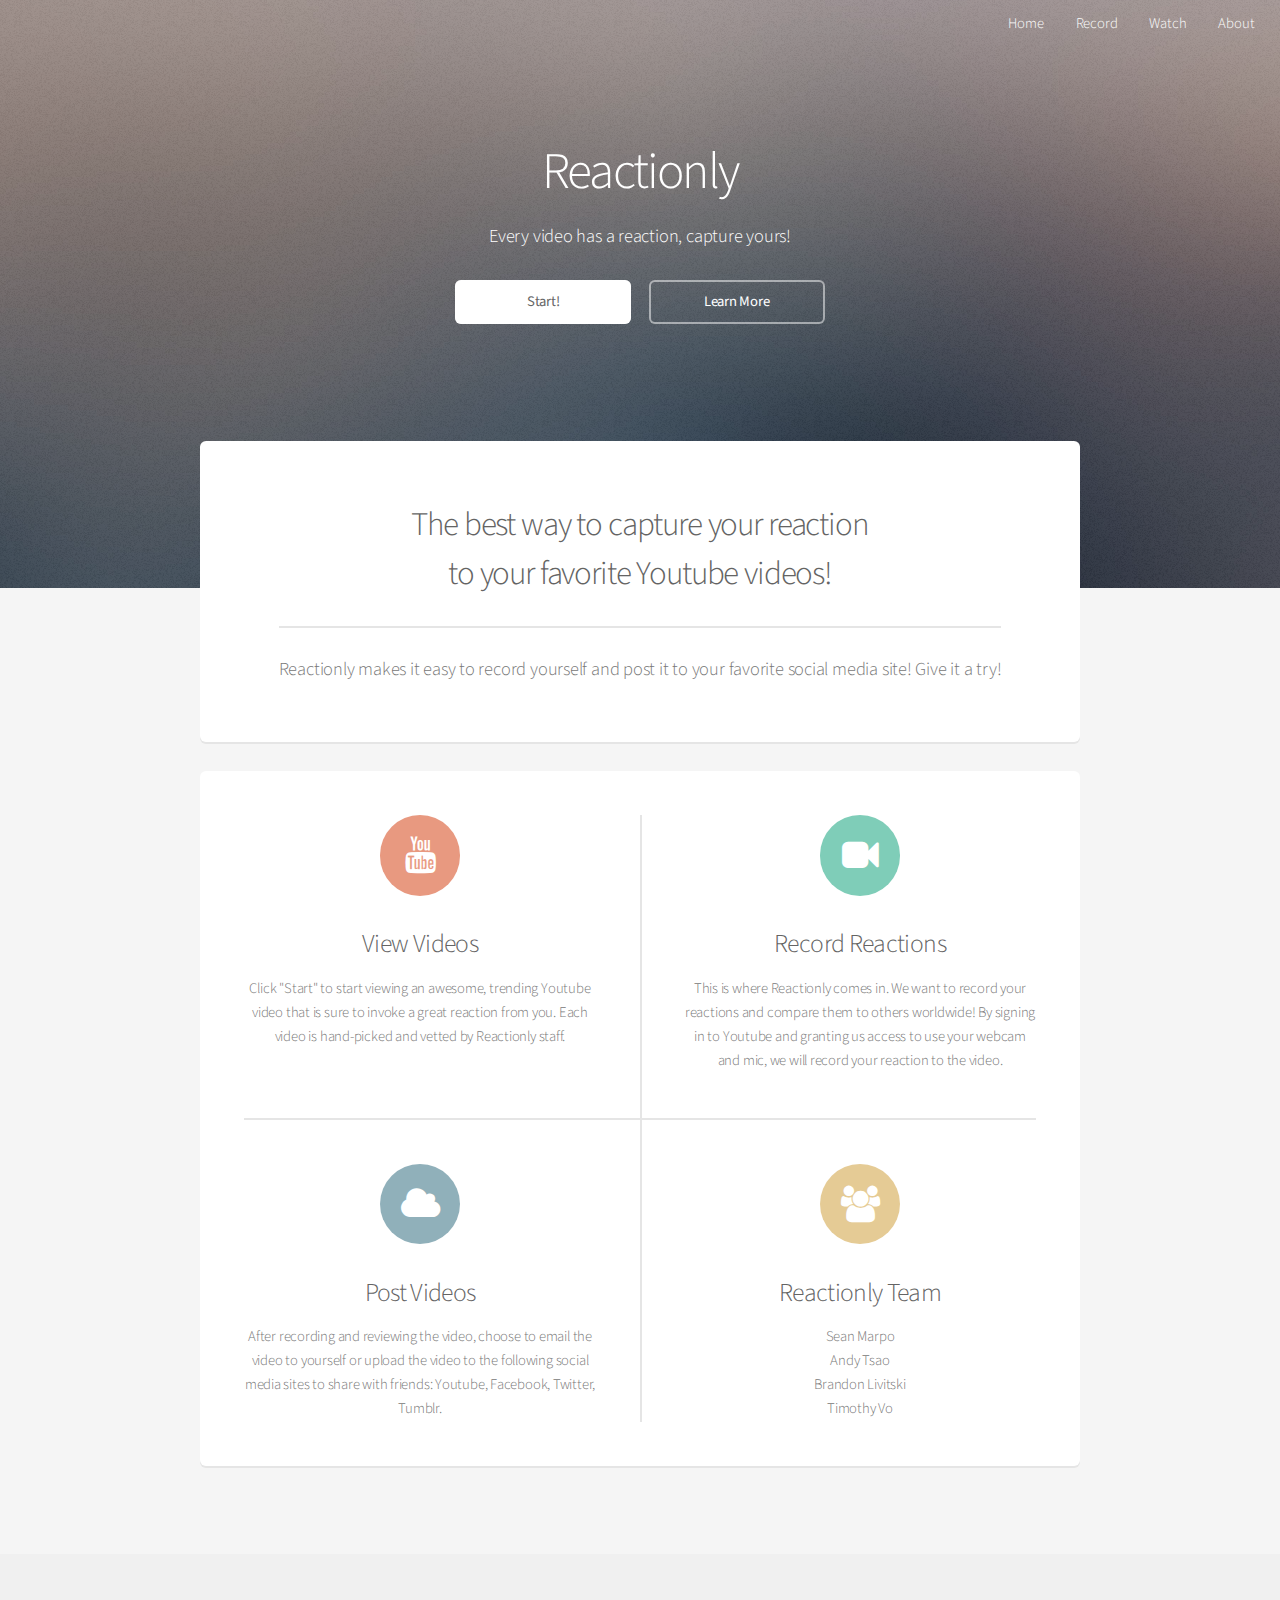
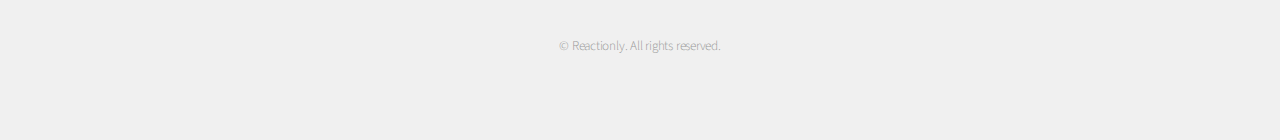
<file: html/index.html>
<!DOCTYPE HTML>
<html>
	<head>
		<title>Reactionly</title>
		<meta http-equiv="content-type" content="text/html; charset=utf-8" />
		<meta name="description" content="" />
		<meta name="keywords" content="" />
		<script src="js/jquery.min.js"></script>
		<script src="js/jquery.dropotron.min.js"></script>
		<script src="js/jquery.scrollgress.min.js"></script>
		<script src="js/skel.min.js"></script>
		<script src="js/skel-layers.min.js"></script>
		<script src="js/init.js"></script>
		<noscript>
			<link rel="stylesheet" href="css/skel.css" />
			<link rel="stylesheet" href="css/style.css" />
			<link rel="stylesheet" href="css/style-wide.css" />
		</noscript>
	</head>
	<body class="landing">
	<div id="fb-root"></div>
		<!-- Header -->
			<header id="header" class="alt">
				<nav id="nav">
					<ul>
						<li><a href="index.html">Home</a></li>
                        <li><a href="reactionly.html">Record</a></li>
                        <li><a href="watch.html">Watch</a></li>
                        <li><a href="about.html">About</a></li>
					</ul>
				</nav>
			</header>

		<!-- Banner -->
			<section id="banner">
				<h2>Reactionly</h2>
				<p>Every video has a reaction, capture yours!</p>
				<ul class="actions">
					<li><a href="reactionly.html" class="button special">Start!</a></li>
					<li><a href="#" class="button" onclick="scroll()">Learn More</a></li>
				</ul>
			</section>

		<!-- Main -->
			<section id="main" class="container">

				<section class="box special">
					<header class="major">
						<h2>The best way to capture your reaction
						<br />
						to your favorite Youtube videos!</h2>
						<p>Reactionly makes it easy to record yourself and post it to your
						favorite social media site! Give it a try!</p>
					</header>
				</section>

				<section id="reactionly_info" class="box special features">
					<div class="features-row">
						<section>
							<span class="icon major fa-youtube accent2"></span>
							<h3>View Videos</h3>
							<p>Click "Start" to start viewing an awesome, trending Youtube video that is sure to invoke a great reaction from you. Each video is hand-picked and vetted by Reactionly staff.</p>
						</section>
						<section>
							<span class="icon major fa-video-camera accent3"></span>
							<h3>Record Reactions</h3>
							<p>This is where Reactionly comes in. We want to record your reactions and compare them to others worldwide! By signing in to Youtube and granting us access to use your webcam and mic, we will record your reaction to the video.</p>
						</section>
					</div>
					<div class="features-row">
						<section>
							<span class="icon major fa-cloud accent4"></span>
							<h3>Post Videos</h3>
							<p>After recording and reviewing the video, choose to email the video to yourself or upload the video to the following social media sites to share with friends: Youtube, Facebook, Twitter, Tumblr.</p>
						</section>
						<section>
							<span class="icon major fa-group accent5"></span>
							<h3>Reactionly Team</h3>
							<p>Sean Marpo<br>Andy Tsao<br>Brandon Livitski<br>Timothy Vo</p>
						</section>
					</div>
				</section>
			</section>

		<!-- Footer -->
			<footer id="footer">
				<ul class="copyright">
					<li>&copy; Reactionly. All rights reserved.</li>
				</ul>
			</footer>
	</body>
</html>
</file>
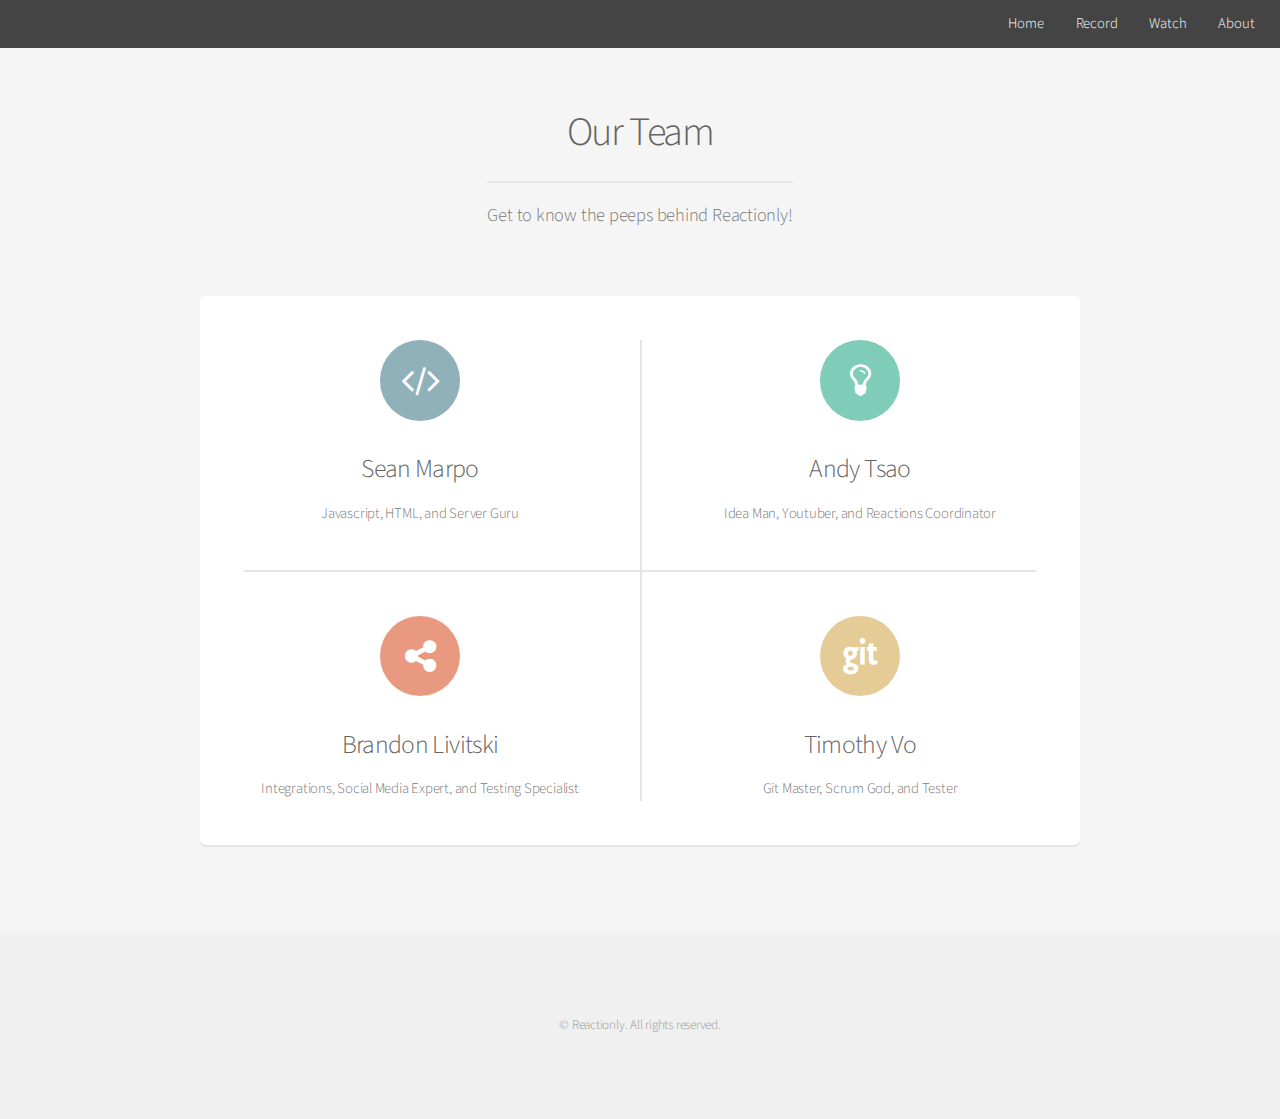
<file: html/about.html>
<!DOCTYPE HTML>
<html>
    <head>
        <title>Reactionly - About</title>
        <meta http-equiv="content-type" content="text/html; charset=utf-8" />
        <meta name="description" content="" />
        <meta name="keywords" content="" />
        <script src="js/jquery.min.js"></script>
        <script src="js/jquery.dropotron.min.js"></script>
        <script src="js/jquery.scrollgress.min.js"></script>
        <script src="js/skel.min.js"></script>
        <script src="js/skel-layers.min.js"></script>
        <script src="js/init.js"></script>
        <noscript>
            <link rel="stylesheet" href="css/skel.css" />
            <link rel="stylesheet" href="css/style.css" />
            <link rel="stylesheet" href="css/style-wide.css" />
        </noscript>
    </head>
    <body style="width:100%;">
        <!-- Header -->
            <header id="header" class="skel-layers-fixed">
                <nav id="nav">
                    <ul>
                        <li><a href="index.html">Home</a></li>
                        <li><a href="reactionly.html">Record</a></li>
                        <li><a href="watch.html">Watch</a></li>
                        <li><a href="about.html">About</a></li>
                    </ul>
                </nav>
            </header>

        <!-- Main -->
            <section id="main" class="container">

            <header>
                <h2>Our Team</h2>
                <p>Get to know the peeps behind Reactionly!</p>
            </header>

            <section id="reactionly_info" class="box special features">
                <div class="features-row">
                    <section>
                        <span class="icon major fa-code accent4"></span>
                        <h3>Sean Marpo</h3>
                        <p>Javascript, HTML, and Server Guru</p>
                    </section>
                    <section>
                        <span class="icon major fa-lightbulb-o accent3"></span>
                        <h3>Andy Tsao</h3>
                        <p>Idea Man, Youtuber, and Reactions Coordinator</p>
                    </section>
                </div>
                <div class="features-row">
                    <section>
                        <span class="icon major fa-share-alt accent2"></span>
                        <h3>Brandon Livitski</h3>
                        <p>Integrations, Social Media Expert, and Testing Specialist</p>
                    </section>
                    <section>
                        <span class="icon major fa-git accent5"></span>
                        <h3>Timothy Vo</h3>
                        <p>Git Master, Scrum God, and Tester</p>
                    </section>
                </div>
            </section>

            </section>

        <!-- Footer -->
            <footer id="footer">
                <ul class="copyright">
                    <li>&copy; Reactionly. All rights reserved.</li>
                </ul>
            </footer>

    </body>
</html>
</file>
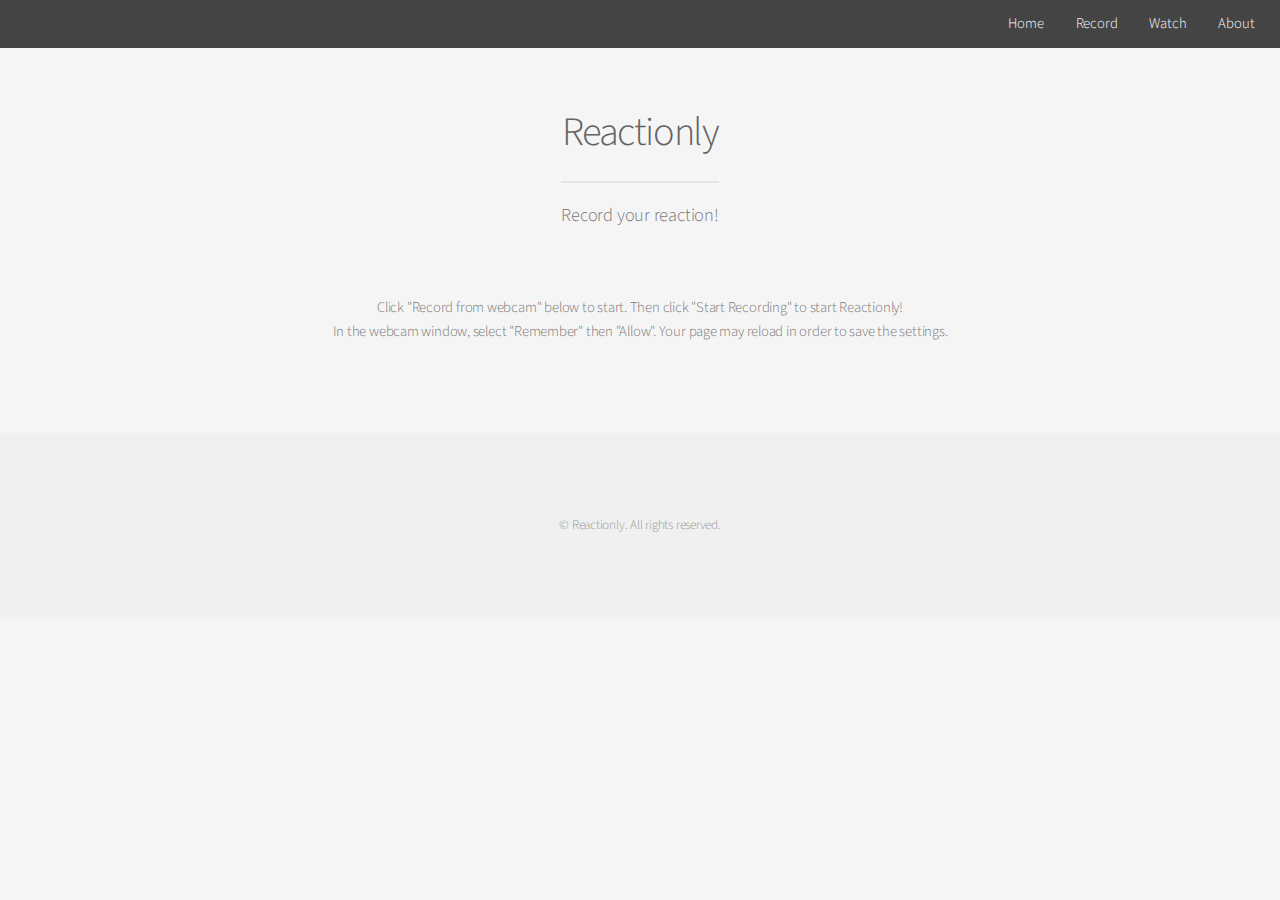
<file: html/reactionly.html>
<!DOCTYPE HTML>
<html>
	<head>
		<title>Reactionly - Record</title>
		<meta http-equiv="content-type" content="text/html; charset=utf-8" />
		<meta name="description" content="" />
		<meta name="keywords" content="" />
		<script src="js/jquery.min.js"></script>
		<script src="js/jquery.dropotron.min.js"></script>
		<script src="js/jquery.scrollgress.min.js"></script>
		<script src="js/skel.min.js"></script>
		<script src="js/skel-layers.min.js"></script>
		<script src="js/init.js"></script>
        <script type="text/javascript" src="js/reactionly.js"></script>
        <link href="css/reactionly.css" rel="stylesheet" type="text/css">
		<noscript>
            <link rel="stylesheet" href="css/skel.css" />
			<link rel="stylesheet" href="css/style.css" />
			<link rel="stylesheet" href="css/style-wide.css" />
			<link rel="stylesheet" href="//maxcdn.bootstrapcdn.com/font-awesome/4.3.0/css/font-awesome.min.css">
            <link rel="stylesheet" href="css/reactionly.css" />
		</noscript>
	</head>
	<body>

    <!-- Facebook SDK -->
    <div id="fb-root"></div>

		<!-- Header -->
			<header id="header" class="skel-layers-fixed">
				<nav id="nav">
					<ul>
						<li><a href="index.html">Home</a></li>
                        <li><a href="reactionly.html">Record</a></li>
                        <li><a href="watch.html">Watch</a></li>
                        <li><a href="about.html">About</a></li>
					</ul>
				</nav>
			</header>

		<!-- Main -->
			<section id="main" class="container">

            <header>
                <h2>Reactionly</h2>
                <p>Record your reaction!</p>
            </header>

			<center>
            <div id="reload" class="hide">
                <button type="button" onclick="location.reload()">Load another reaction?</button>
                <br><br>
            </div>
			<div id="reaction"></div>
			<div id="player"></div>
            <p id="help">
                Click "Record from webcam" below to start. Then click "Start Recording" to start Reactionly!<br>In the webcam window, select "Remember" then "Allow". Your page may reload in order to save the settings.
            </p>
            <p id="afterHelp" class="hide">
                Click "Stop Recording" when you're finished. Then click "Continue" to upload your finished product to Youtube for the world to see!
            </p>
            <div id="widget"></div>
            <div id="share" class="hide">
            	<h3>
            	Click to share your video!
            	</h3>

				<a id="google" class="fa fa-google-plus-square fa-4x animated-hover"></a>
				<a id="facebook" class="fa fa-facebook-square fa-4x animated-hover" href="#"></a>
				<a id="tumblr" class="fa fa-tumblr-square fa-4x animated-hover" href="#"></a>
				<a id="twitter" class="fa fa-twitter-square fa-4x animated-hover"></a>
				<a id ="youtube" class="fa fa-youtube-square fa-4x animated-hover" href="#"></a>
				<a id="pinterest" class="fa fa-pinterest-square fa-4x animated-hover"></a>
				<a id="reddit" class="fa fa-reddit-square fa-4x animated-hover"></a>
            </div>
            </center>
			</section>

		<!-- Footer -->
			<footer id="footer">
				<ul class="copyright">
					<li>&copy; Reactionly. All rights reserved.</li>
				</ul>
			</footer>
	</body>
</html>
</file>
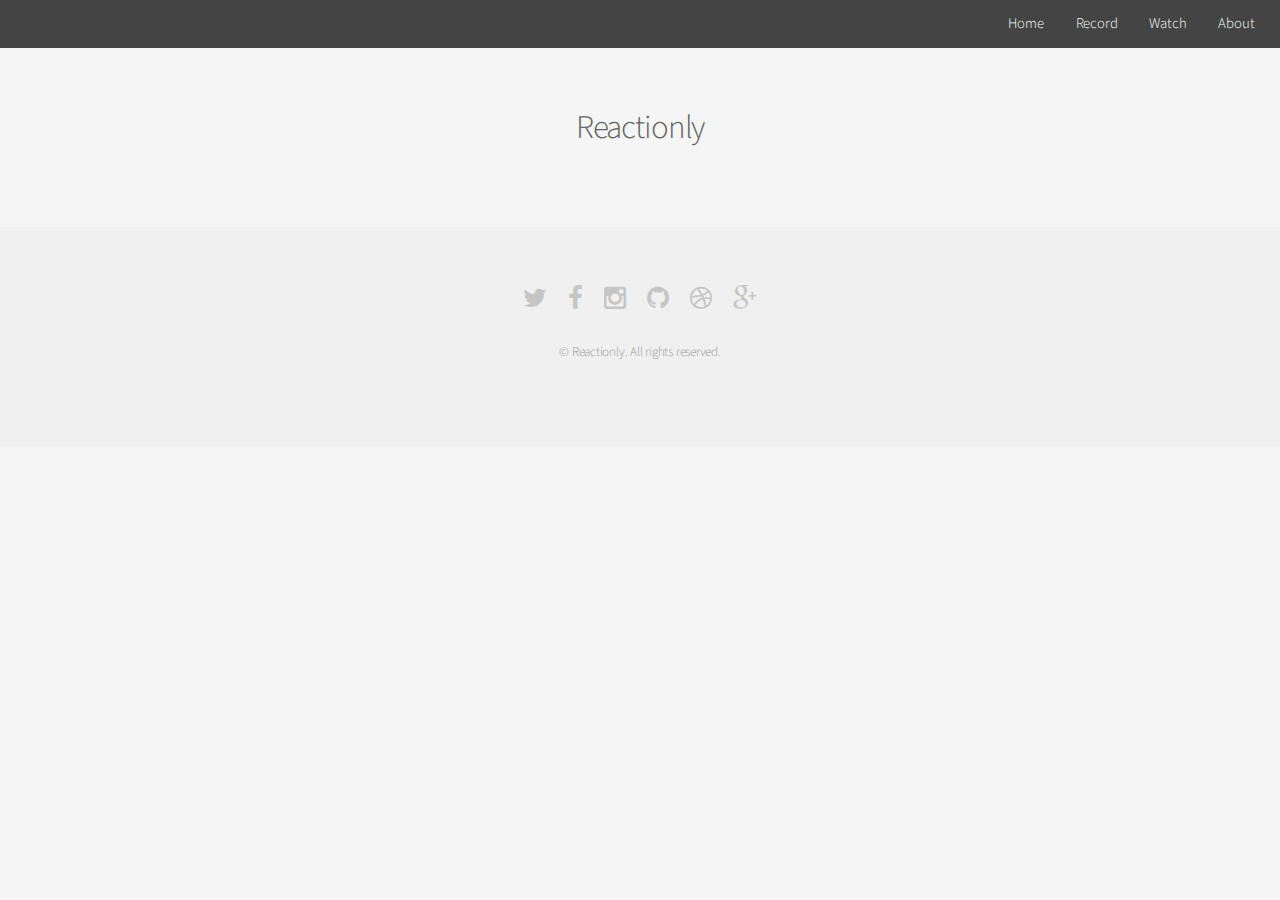
<file: html/start.html>
<!DOCTYPE HTML>
<html>
	<head>
		<title>Reactionly - Recorder</title>
		<meta http-equiv="content-type" content="text/html; charset=utf-8" />
		<meta name="description" content="" />
		<meta name="keywords" content="" />
		<script src="js/jquery.min.js"></script>
		<script src="js/jquery.dropotron.min.js"></script>
		<script src="js/jquery.scrollgress.min.js"></script>
		<script src="js/skel.min.js"></script>
		<script src="js/skel-layers.min.js"></script>
		<script src="js/init.js"></script>
        <script type="text/javascript" src="js/reactionly.js"></script>
        <link href="css/reactionly.css" rel="stylesheet" type="text/css">
		<noscript>
            <link rel="stylesheet" href="css/skel.css" />
			<link rel="stylesheet" href="css/style.css" />
			<link rel="stylesheet" href="css/style-wide.css" />
			<link rel="stylesheet" href="//maxcdn.bootstrapcdn.com/font-awesome/4.3.0/css/font-awesome.min.css">
            <link rel="stylesheet" href="css/reactionly.css" />
		</noscript>
	</head>
	<body>

    <!-- Facebook SDK -->
    <div id="fb-root"></div>

		<!-- Header -->
			<header id="header" class="skel-layers-fixed">
				<nav id="nav">
					<ul>
						<li><a href="index.html">Home</a></li>
                        <li><a href="start.html">Record</a></li>
                        <li><a href="reactions.html">Watch</a></li>
                        <li><a href="#">About</a></li>
					</ul>
				</nav>
			</header>

		<!-- Main -->
			<section id="main" class="container">
			<center><h2>Reactionly</h2>
			<div id="reaction"></div>
			<div id="player"></div>
            <div id="widget"></div>
            <div id="share" class="hide">
            	<h3>
            	Click to share your video!
            	</h3>

				<a id="google" class="fa fa-google-plus-square fa-4x animated-hover"></a>
				<a id="facebook" class="fa fa-facebook-square fa-4x animated-hover" href="#"></a>
				<a id="tumblr" class="fa fa-tumblr-square fa-4x animated-hover" href="#"></a>
				<a id="twitter" class="fa fa-twitter-square fa-4x animated-hover"></a>
				<a id ="youtube" class="fa fa-youtube-square fa-4x animated-hover" href="#"></a>
				<a id="pinterest" class="fa fa-pinterest-square fa-4x animated-hover"></a>
				<a id="reddit" class="fa fa-reddit-square fa-4x animated-hover"></a>
            </div>
            </center>
			</section>

		<!-- Footer -->
			<footer id="footer">
				<ul class="icons">
					<li><a href="#" class="icon fa-twitter"><span class="label">Twitter</span></a></li>
					<li><a href="#" class="icon fa-facebook"><span class="label">Facebook</span></a></li>
					<li><a href="#" class="icon fa-instagram"><span class="label">Instagram</span></a></li>
					<li><a href="#" class="icon fa-github"><span class="label">Github</span></a></li>
					<li><a href="#" class="icon fa-dribbble"><span class="label">Dribbble</span></a></li>
					<li><a href="#" class="icon fa-google-plus"><span class="label">Google+</span></a></li>
				</ul>
				<ul class="copyright">
					<li>&copy; Reactionly. All rights reserved.</li>
				</ul>
			</footer>


            <script src="http://platform.tumblr.com/v1/share.js"></script>
	</body>
</html>
</file>
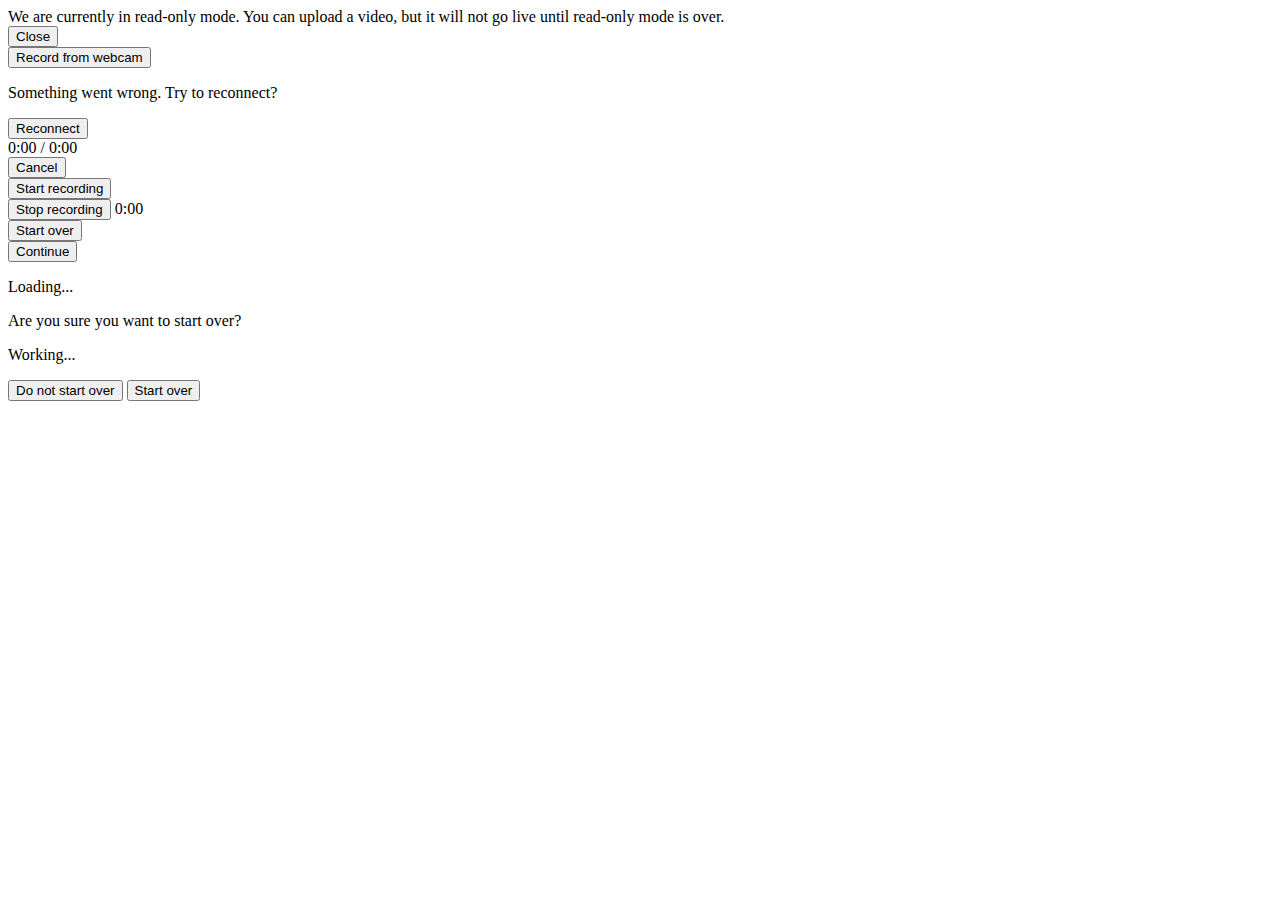
<file: html/upload_embed.html>
<!DOCTYPE html>
  <html lang="en" dir="ltr" >

<head>
  <title>YouTube Embedded Uploader</title>
    <link rel="stylesheet" href="//s.ytimg.com/yts/cssbin/www-upload_embed-2x-webp-vflfW022N.css" name="www-upload_embed">

      <link rel="stylesheet" href="//s.ytimg.com/yts/cssbin/www-core-2x-webp-vflYn3eh2.css" name="www-core">

  <script>var ytcsi = {gt: function(n) {n = (n || '') + 'data_';return ytcsi[n] || (ytcsi[n] = {tick: {},span: {},info: {}});},tick: function(l, t, n) {ytcsi.gt(n).tick[l] = t || +new Date();},span: function(l, s, e, n) {ytcsi.gt(n).span[l] = (e ? e : +new Date()) - ytcsi.gt(n).tick[s];},setSpan: function(l, s, n) {ytcsi.gt(n).span[l] = s;},info: function(k, v, n) {ytcsi.gt(n).info[k] = v;},setStart: function(s, t, n) {ytcsi.info('yt_sts', s, n);ytcsi.tick('_start', t, n);}};(function(w, d) {ytcsi.perf = w.performance || w.mozPerformance ||w.msPerformance || w.webkitPerformance;ytcsi.setStart('dhs', ytcsi.perf ? ytcsi.perf.timing.responseStart : null);var isPrerender = (d.visibilityState || d.webkitVisibilityState) == 'prerender';var vName = d.webkitVisibilityState ? 'webkitvisibilitychange' : 'visibilitychange';if (isPrerender) {ytcsi.info('prerender', 1);var startTick = function() {ytcsi.setStart('dhs');d.removeEventListener(vName, startTick);};d.addEventListener(vName, startTick, false);}if (d.addEventListener) {d.addEventListener(vName, function() {ytcsi.tick('vc');}, false);}})(window, document);</script>
</head>



  <body id="" class="date-20150309 en_US ltr upload-embed-page    site-center-aligned site-as-giant-card  not-yt-legacy-css webkit webkit-537" dir="ltr">

    <div id="embed-frame">
    <div class="widget-start-screen">
      <div id="widget-username-display"></div>
      <div class="read-only-alert">
        <div class="yt-alert yt-alert-default yt-alert-info  ">  <div class="yt-alert-icon">
    <span class="icon master-sprite yt-sprite"></span>
  </div>
<div class="yt-alert-content" role="alert">    <div class="yt-alert-message">
            We are currently in read-only mode. You can upload a video, but it will not go live until read-only mode is over.
    </div>
</div><div class="yt-alert-buttons"><button class="yt-uix-button yt-uix-button-size-default yt-uix-button-close close yt-uix-close" type="button" onclick=";return false;" aria-label="Close" data-close-parent-class="yt-alert"><span class="yt-uix-button-content">Close</span></button></div></div>
      </div>
      <button class="yt-uix-button yt-uix-button-size-default yt-uix-button-dark" type="button" onclick=";return false;" id="webcam-button"><span class="yt-uix-button-content">Record from webcam</span></button>
    </div>
      <div id="webcam-app">
    <div class="webcam-player">
      <div id="webcam-aspect-ratio"></div>
      <div id="reconnect-prompt">
        <p>Something went wrong. Try to reconnect?</p>
        <button class="yt-uix-button yt-uix-button-size-default yt-uix-button-dark" type="button" onclick=";return false;" id="reconnect-button"><span class="yt-uix-button-content">Reconnect</span></button>
      </div>
      <div id="failure-message"> </div>
      <div id="webcam-screen-container"></div>
    </div>
    <div class="webcam-volume-container">
      <div class="webcam-volume-meter">
        <div id="webcam-volume-level"></div>
      </div>
      <div class="webcam-volume-icon"></div>
    </div>
    <div class="webcam-video-footer">
      <div class="webcam-video-controls">
        <div class="webcam-timer-container">
          <div id="playback-button" class="webcam-play-button play" role="button"></div>
          <span id="webcam-timer">
            <span class="current-time">0:00</span><span> / </span><span class="duration-time">0:00</span>
          </span>
        </div>
      </div>
      <div class="webcam-buttons">
        <button class="yt-uix-button yt-uix-button-size-default yt-uix-button-dark" type="button" onclick=";return false;" id="webcam-cancel-button"><span class="yt-uix-button-content">Cancel</span></button>
        <div class="webcam-recording-state">
          <button class="yt-uix-button yt-uix-button-size-default yt-uix-button-dark yt-uix-button-has-icon webcam-record-button" type="button" onclick=";return false;" id="record-button"><span class="yt-uix-button-icon-wrapper"><span class="yt-uix-button-icon yt-uix-button-icon-upload yt-sprite"></span></span><span class="yt-uix-button-content">Start recording</span></button>
        </div>
        <div id="stop-button-container" class="webcam-recording-state">
          <button class="yt-uix-button yt-uix-button-size-default yt-uix-button-dark yt-uix-button-has-icon webcam-stop-button" type="button" onclick=";return false;" id="stop-button"><span class="yt-uix-button-icon-wrapper"><span class="yt-uix-button-icon yt-uix-button-icon-upload yt-sprite"></span></span><span class="yt-uix-button-content">Stop recording</span></button>
          <span class="recording-time">0:00</span>
        </div>
        <div class="webcam-recording-state">
          <button class="yt-uix-button yt-uix-button-size-default yt-uix-button-dark yt-uix-button-has-icon webcam-start-over-button" type="button" onclick=";return false;" id="start-over-button"><span class="yt-uix-button-icon-wrapper"><span class="yt-uix-button-icon yt-uix-button-icon-upload yt-sprite"></span></span><span class="yt-uix-button-content">Start over</span></button>
        </div>
        <button class="yt-uix-button yt-uix-button-size-default yt-uix-button-primary" type="button" onclick=";return false;" id="webcam-publish-button"><span class="yt-uix-button-content">Continue</span></button>
        <div id="confirm-start-over-dialog">
            <div class="yt-dialog hid " role="dialog">
    <div class="yt-dialog-base">
      <span class="yt-dialog-align"></span>
      <div class="yt-dialog-fg">
        <div class="yt-dialog-fg-content">
          <div class="yt-dialog-loading">
              <div class="yt-dialog-waiting-content">
      
  <p class="yt-spinner ">
        
  <span class="yt-spinner-img  yt-sprite" title="Loading icon"></span>

    <span class="yt-spinner-message">
Loading...
    </span>
  </p>

  </div>

          </div>
          <div class="yt-dialog-content">
            Are you sure you want to start over?

          </div>
          <div class="yt-dialog-working">
              <div class="yt-dialog-working-overlay"></div>
  <div class="yt-dialog-working-bubble">
    <div class="yt-dialog-waiting-content">
        
  <p class="yt-spinner ">
        
  <span class="yt-spinner-img  yt-sprite" title="Loading icon"></span>

    <span class="yt-spinner-message">
        Working...
    </span>
  </p>

      </div>
  </div>

          </div>
<div class="yt-dialog-footer">    <button class="yt-uix-button yt-uix-button-size-default yt-uix-button-default   yt-dialog-dismiss" type="button" onclick=";return false;"><span class="yt-uix-button-content">Do not start over</span></button>
    <button class="yt-uix-button yt-uix-button-size-default yt-uix-button-primary   yt-dialog-dismiss" type="button" onclick=";return false;" data-action="save"><span class="yt-uix-button-content">Start over</span></button>
</div>        </div>
        <div class="yt-dialog-focus-trap" tabindex="0"></div>
      </div>
    </div>
  </div>

        </div>
      </div>
    </div>
  </div>

  </div>

    <script src="//s.ytimg.com/yts/jsbin/www-upload_embed-vfl8vb8Ei/www-upload_embed.js" type="text/javascript" name="www-upload_embed/www-upload_embed"></script>

  <script>
      yt.setMsg('RECORD_CONFIRMATION', "The website at $domain would like to use your webcam to upload to YouTube.");
      yt.setConfig({
        'apiaryFeedbackClientId': "youtube_embedded_uploads:87791224.1:yGkcjA",
        'apiaryFeedbackUrls': {"\/\/www-googleapis-staging.sandbox.google.com\/videofeedback\/v1\/feedback":0.001,"\/\/www.googleapis.com\/videofeedback\/v1\/feedback":0.999},
        'CREATOR_CONTEXT': "U",
        'frontendUploadIdBase': "c05c8b3e-9917-4621-8136-5dcdb4f91e38"
      });

        yt.setMsg({
    'REGISTRATION_STATUS_FAILED': 'The upload has failed. Please <a href=\"\/\/support.google.com\/youtube\/answer\/166815?hl=en\" target=\"_blank\">follow these steps<\/a> and upload the file again.',
    'REGISTRATION_STATUS_FAILED_USER_EMAIL_NOT_CONFIRMED': 'The upload has failed because your email address has not been confirmed.',
    'REGISTRATION_STATUS_FAILED_UPLOAD_FORBIDDEN': 'You are currently not allowed to upload.'
  });

      yt.www.upload.EmbeddedUploader.setDateTimeConfig({"weekendRange":[6,5],"months":["January","February","March","April","May","June","July","August","September","October","November","December"],"shortWeekdays":["Sun","Mon","Tue","Wed","Thu","Fri","Sat"],"formatShortDate":"MMM d, yyyy","formatLongDate":"MMMM d, yyyy h:mm a","shortMonths":["Jan","Feb","Mar","Apr","May","Jun","Jul","Aug","Sep","Oct","Nov","Dec"],"formatLongDateOnly":"MMMM d, yyyy","amPms":["AM","PM"],"formatWeekdayShortTime":"EE h:mm a","firstWeekCutoffDay":3,"weekdays":["Sunday","Monday","Tuesday","Wednesday","Thursday","Friday","Saturday"],"firstDayOfWeek":0,"formatShortTime":"h:mm a","dateFormats":["MMMM d, yyyy h:mm a","MMMM d, yyyy","MMM d, yyyy","MMM d, yyyy"]});
      var uploader = new yt.www.upload.EmbeddedUploader({"enableJsApi":false,"username":"Sean Marpo","rupioUrl":"https:\/\/www.youtube.com\/upload\/rupio?authuser=0","postMessageOrigin":"*","isReadOnly":false,"sessionIndex":0,"webcamWidth":480,"webcamHeight":360,"loginUrl":"\/upload_embed?action_login=1","defaultVideoCategory":"22","userToken":"L6FZYYL5dQ5cKI0kpMSpMOHQRfZ8MTQyNjY0NDgxM0AxNDI2MDQwMDEz"});
        yt.setConfig({
    'XSRF_TOKEN': "[base64]",
    'XSRF_REDIRECT_TOKEN': "AJJhPwtisBhlU_OJt5oznq0_STF8MTQyNjEyNjQxM0AxNDI2MDQwMDEz",
    'XSRF_FIELD_NAME': "session_token"
  });

  </script>

    <script>
      yt.setMsg('FLASH_UPGRADE', "\u003cdiv class=\"yt-alert yt-alert-default yt-alert-error  yt-alert-player\"\u003e  \u003cdiv class=\"yt-alert-icon\"\u003e\n    \u003cspan class=\"icon master-sprite yt-sprite\"\u003e\u003c\/span\u003e\n  \u003c\/div\u003e\n\u003cdiv class=\"yt-alert-content\" role=\"alert\"\u003e    \u003cdiv class=\"yt-alert-message\"\u003e\n            You need to upgrade your Adobe Flash Player to watch this video. \u003cbr\u003e \u003ca href=\"http:\/\/get.adobe.com\/flashplayer\/\"\u003eDownload it from Adobe.\u003c\/a\u003e\n    \u003c\/div\u003e\n\u003c\/div\u003e\u003cdiv class=\"yt-alert-buttons\"\u003e\u003c\/div\u003e\u003c\/div\u003e");
  yt.setConfig({
    'PLAYER_CONFIG': {"params":{"allowfullscreen":"true","allowscriptaccess":"always","bgcolor":"#000000"},"attrs":{"id":"flash-player"},"url":"https:\/\/s.ytimg.com\/yts\/swfbin\/player-vflrHIGKx\/video_camera.swf","args":{"apiId":"upload_embed","displayMessages":"false"},"url_v9as2":"","min_version":"8.0.0","html5":false}
  });

    yt.flash.embed("webcam-screen-container", yt.getConfig('PLAYER_CONFIG'));
  </script>

</body>
</html>
</file>
<file: html/css/style-wide.css>
/*
	Alpha by HTML5 UP
	html5up.net | @n33co
	Free for personal and commercial use under the CCA 3.0 license (html5up.net/license)
*/

/* Basic */

	body, input, select, textarea {
		font-size: 13pt;
	}

/* Banner */

	#banner {
		padding: 10em 0 18em 0;
	}
</file>
<file: html/css/reactionly.css>
#google, #facebook, #tumblr, #twitter, #youtube, #pinterest, #reddit {
    color: gray;
}

#google:hover {
    color: #dd4b39;
}

#facebook:hover {
    color: #3b5998;
}

#tumblr:hover {
    color: #32506d;
}

#twitter:hover {
    color: #00aced;
}

#youtube:hover {
    color: #bb0000;
}

#pinterest:hover {
    color: #cb2027;
}

#reddit:hover {
    color: #cee3f8;
}
</file>
<file: html/css/skel.css>
/* Resets (http://meyerweb.com/eric/tools/css/reset/ | v2.0 | 20110126 | License: none (public domain)) */

	html,body,div,span,applet,object,iframe,h1,h2,h3,h4,h5,h6,p,blockquote,pre,a,abbr,acronym,address,big,cite,code,del,dfn,em,img,ins,kbd,q,s,samp,small,strike,strong,sub,sup,tt,var,b,u,i,center,dl,dt,dd,ol,ul,li,fieldset,form,label,legend,table,caption,tbody,tfoot,thead,tr,th,td,article,aside,canvas,details,embed,figure,figcaption,footer,header,hgroup,menu,nav,output,ruby,section,summary,time,mark,audio,video{margin:0;padding:0;border:0;font-size:100%;font:inherit;vertical-align:baseline;}article,aside,details,figcaption,figure,footer,header,hgroup,menu,nav,section{display:block;}body{line-height:1;}ol,ul{list-style:none;}blockquote,q{quotes:none;}blockquote:before,blockquote:after,q:before,q:after{content:'';content:none;}table{border-collapse:collapse;border-spacing:0;}body{-webkit-text-size-adjust:none}

/* Box Model */

	*, *:before, *:after {
		-moz-box-sizing: border-box;
		-webkit-box-sizing: border-box;
		box-sizing: border-box;
	}

/* Container */

	.container {
		margin-left: auto;
		margin-right: auto;

		/* width: (containers) */
		width: 60em;
	}

	/* Modifiers */

		/* 125% */
			.container.\31 25\25 {
				width: 100%;

				/* max-width: (containers * 1.25) */
				max-width: 75em;

				/* min-width: (containers) */
				min-width: 60em;
			}

		/* 75% */
			.container.\37 5\25 {

				/* width: (containers * 0.75) */
				width: 45em;

			}

		/* 50% */
			.container.\35 0\25 {

				/* width: (containers * 0.50) */
				width: 30em;

			}

		/* 25% */
			.container.\32 5\25 {

				/* width: (containers * 0.25) */
				width: 15em;

			}

/* Grid */

	.row {
		border-bottom: solid 1px transparent;
	}

	.row > * {
		float: left;
	}

	.row:after, .row:before {
		content: '';
		display: block;
		clear: both;
		height: 0;
	}

	.row.uniform > * > :first-child {
		margin-top: 0;
	}

	.row.uniform > * > :last-child {
		margin-bottom: 0;
	}

	/* Gutters */

		/* Normal */

			.row > * {
				/* padding: (gutters.horizontal) 0 0 (gutters.vertical) */
				padding: 0 0 0 2em;
			}

			.row {
				/* margin: -(gutters.horizontal) 0 -1px -(gutters.vertical) */
				margin: 0 0 -1px -2em;
			}

			.row.uniform > * {
				/* padding: (gutters.vertical) 0 0 (gutters.vertical) */
				padding: 2em 0 0 2em;
			}

			.row.uniform {
				/* margin: -(gutters.vertical) 0 -1px -(gutters.vertical) */
				margin: -2em 0 -1px -2em;
			}

		/* 200% */

			.row.\32 00\25 > * {
				/* padding: (gutters.horizontal) 0 0 (gutters.vertical) */
				padding: 0 0 0 4em;
			}

			.row.\32 00\25 {
				/* margin: -(gutters.horizontal) 0 -1px -(gutters.vertical) */
				margin: 0 0 -1px -4em;
			}

			.row.uniform.\32 00\25 > * {
				/* padding: (gutters.vertical) 0 0 (gutters.vertical) */
				padding: 4em 0 0 4em;
			}

			.row.uniform.\32 00\25 {
				/* margin: -(gutters.vertical) 0 -1px -(gutters.vertical) */
				margin: -4em 0 -1px -4em;
			}

		/* 150% */

			.row.\31 50\25 > * {
				/* padding: (gutters.horizontal) 0 0 (gutters.vertical) */
				padding: 0 0 0 1.5em;
			}

			.row.\31 50\25 {
				/* margin: -(gutters.horizontal) 0 -1px -(gutters.vertical) */
				margin: 0 0 -1px -1.5em;
			}

			.row.uniform.\31 50\25 > * {
				/* padding: (gutters.vertical) 0 0 (gutters.vertical) */
				padding: 1.5em 0 0 1.5em;
			}

			.row.uniform.\31 50\25 {
				/* margin: -(gutters.vertical) 0 -1px -(gutters.vertical) */
				margin: -1.5em 0 -1px -1.5em;
			}

		/* 50% */

			.row.\35 0\25 > * {
				/* padding: (gutters.horizontal) 0 0 (gutters.vertical) */
				padding: 0 0 0 1em;
			}

			.row.\35 0\25 {
				/* margin: -(gutters.horizontal) 0 -1px -(gutters.vertical) */
				margin: 0 0 -1px -1em;
			}

			.row.uniform.\35 0\25 > * {
				/* padding: (gutters.vertical) 0 0 (gutters.vertical) */
				padding: 1em 0 0 1em;
			}

			.row.uniform.\35 0\25 {
				/* margin: -(gutters.vertical) 0 -1px -(gutters.vertical) */
				margin: -1em 0 -1px -1em;
			}

		/* 25% */

			.row.\32 5\25 > * {
				/* padding: (gutters.horizontal) 0 0 (gutters.vertical) */
				padding: 0 0 0 0.5em;
			}

			.row.\32 5\25 {
				/* margin: -(gutters.horizontal) 0 -1px -(gutters.vertical) */
				margin: 0 0 -1px -0.5em;
			}

			.row.uniform.\32 5\25 > * {
				/* padding: (gutters.vertical) 0 0 (gutters.vertical) */
				padding: 0.5em 0 0 0.5em;
			}

			.row.uniform.\32 5\25 {
				/* margin: -(gutters.vertical) 0 -1px -(gutters.vertical) */
				margin: -0.5em 0 -1px -0.5em;
			}

		/* 0% */

			.row.\30 \25 > * {
				padding: 0;
			}

			.row.\30 \25 {
				margin: 0 0 -1px 0;
			}

	/* Cells */

		.\31 2u, .\31 2u\24 { width: 100%; clear: none; margin-left: 0; }
		.\31 1u, .\31 1u\24 { width: 91.6666666667%; clear: none; margin-left: 0; }
		.\31 0u, .\31 0u\24 { width: 83.3333333333%; clear: none; margin-left: 0; }
		.\39 u, .\39 u\24 { width: 75%; clear: none; margin-left: 0; }
		.\38 u, .\38 u\24 { width: 66.6666666667%; clear: none; margin-left: 0; }
		.\37 u, .\37 u\24 { width: 58.3333333333%; clear: none; margin-left: 0; }
		.\36 u, .\36 u\24 { width: 50%; clear: none; margin-left: 0; }
		.\35 u, .\35 u\24 { width: 41.6666666667%; clear: none; margin-left: 0; }
		.\34 u, .\34 u\24 { width: 33.3333333333%; clear: none; margin-left: 0; }
		.\33 u, .\33 u\24 { width: 25%; clear: none; margin-left: 0; }
		.\32 u, .\32 u\24 { width: 16.6666666667%; clear: none; margin-left: 0; }
		.\31 u, .\31 u\24 { width: 8.3333333333%; clear: none; margin-left: 0; }

		.\31 2u\24 + *,
		.\31 1u\24 + *,
		.\31 0u\24 + *,
		.\39 u\24 + *,
		.\38 u\24 + *,
		.\37 u\24 + *,
		.\36 u\24 + *,
		.\35 u\24 + *,
		.\34 u\24 + *,
		.\33 u\24 + *,
		.\32 u\24 + *,
		.\31 u\24 + * {
			clear: left;
		}

		.\-11u { margin-left: 91.6666666667% }
		.\-10u { margin-left: 83.3333333333% }
		.\-9u { margin-left: 75% }
		.\-8u { margin-left: 66.6666666667% }
		.\-7u { margin-left: 58.3333333333% }
		.\-6u { margin-left: 50% }
		.\-5u { margin-left: 41.6666666667% }
		.\-4u { margin-left: 33.3333333333% }
		.\-3u { margin-left: 25% }
		.\-2u { margin-left: 16.6666666667% }
		.\-1u { margin-left: 8.3333333333% }
</file>
<file: html/css/style.css>
@import url(font-awesome.min.css);
@import url("http://fonts.googleapis.com/css?family=Source+Sans+Pro:300,400,300italic,400italic");

/*
	Alpha by HTML5 UP
	html5up.net | @n33co
	Free for personal and commercial use under the CCA 3.0 license (html5up.net/license)
*/

/* Basic */

	.hide {
		display:none;
	}

	body {
		background: #f5f5f5;
	}

	body, input, select, textarea {
		color: #777;
		font-family: "Source Sans Pro", sans-serif;
		font-size: 16pt;
		font-weight: 300;
		line-height: 1.65em;
		letter-spacing: -0.015em;
	}

	a {
		-moz-transition: color 0.2s ease-in-out, border-bottom-color 0.2s ease-in-out;
		-webkit-transition: color 0.2s ease-in-out, border-bottom-color 0.2s ease-in-out;
		-o-transition: color 0.2s ease-in-out, border-bottom-color 0.2s ease-in-out;
		-ms-transition: color 0.2s ease-in-out, border-bottom-color 0.2s ease-in-out;
		transition: color 0.2s ease-in-out, border-bottom-color 0.2s ease-in-out;
		border-bottom: dotted 1px;
		color: #007FFF;
		text-decoration: none;
	}

		a:hover {
			border-bottom-color: transparent;
		}

	strong, b {
		color: #646464;
		font-weight: 400;
	}

	em, i {
		font-style: italic;
	}

	p {
		margin: 0 0 2em 0;
	}

	h1, h2, h3, h4, h5, h6 {
		color: #646464;
		font-weight: 300;
		line-height: 1em;
		margin: 0 0 0.5em 0;
	}

		h1 a, h2 a, h3 a, h4 a, h5 a, h6 a {
			color: inherit;
			text-decoration: none;
		}

	h2 {
		font-size: 2.25em;
		line-height: 1.5em;
		letter-spacing: -0.035em;
	}

	h3 {
		font-size: 1.75em;
		line-height: 1.5em;
		letter-spacing: -0.025em;
	}

	h4 {
		font-size: 1.1em;
		line-height: 1.5em;
		letter-spacing: 0;
	}

	h5 {
		font-size: 0.9em;
		line-height: 1.5em;
		letter-spacing: 0;
	}

	h6 {
		font-size: 0.7em;
		line-height: 1.5em;
		letter-spacing: 0;
	}

	sub {
		font-size: 0.8em;
		position: relative;
		top: 0.5em;
	}

	sup {
		font-size: 0.8em;
		position: relative;
		top: -0.5em;
	}

	hr {
		border: 0;
		border-bottom: solid 2px #e5e5e5;
		margin: 2em 0;
	}

		hr.major {
			margin: 3em 0;
		}

	blockquote {
		border-left: solid 4px #e5e5e5;
		font-style: italic;
		margin: 0 0 2em 0;
		padding: 0.5em 0 0.5em 2em;
	}

	pre {
		-webkit-overflow-scrolling: touch;
		background: #f8f8f8;
		border-radius: 6px;
		border: solid 1px #e5e5e5;
		font-family: monospace;
		font-size: 0.9em;
		line-height: 1.75em;
		margin: 0 0 2em 0;
		overflow-x: auto;
		padding: 1em 1.5em;
	}

	code {
		background: #f8f8f8;
		border-radius: 6px;
		border: solid 1px #e5e5e5;
		font-family: monospace;
		font-size: 0.9em;
		margin: 0 0.25em;
		padding: 0.25em 0.65em;
	}

	.align-left {
		text-align: left;
	}

	.align-center {
		text-align: center;
	}

	.align-right {
		text-align: right;
	}

/* Section/Article */

	section.special, article.special {
		text-align: center;
	}

	header p {
		color: #999;
		position: relative;
		margin: 0 0 1.5em 0;
		font-style: italic;
	}

	header h2 + p {
		font-size: 1.25em;
		margin-top: -1em;
		line-height: 1.5em;
	}

	header h3 + p {
		font-size: 1.1em;
		margin-top: -0.85em;
		line-height: 1.5em;
	}

	header h4 + p,
	header h5 + p,
	header h6 + p {
		font-size: 0.8em;
		margin-top: -0.5em;
		line-height: 1.5em;
	}

	header.major {
		padding: 1em 0;
		text-align: center;
	}

		header.major h2 {
			margin: 0;
		}

		header.major p {
			display: inline-block;
			border-top: solid 2px #e5e5e5;
			color: #777;
			margin: 1.5em 0 0 0;
			padding: 1.5em 0 0 0;
			font-style: normal;
		}

/* Form */

	form {
		margin: 0 0 2em 0;
	}

	label {
		color: #646464;
		display: block;
		font-size: 0.9em;
		font-weight: 300;
		margin: 0 0 1em 0;
	}

	input[type="text"],
	input[type="password"],
	input[type="email"],
	select,
	textarea {
		-moz-appearance: none;
		-webkit-appearance: none;
		-o-appearance: none;
		-ms-appearance: none;
		appearance: none;
		background: #f8f8f8;
		border-radius: 6px;
		border: solid 1px #e5e5e5;
		color: inherit;
		display: block;
		outline: 0;
		padding: 0 1em;
		text-decoration: none;
		width: 100%;
	}

		input[type="text"]:invalid,
		input[type="password"]:invalid,
		input[type="email"]:invalid,
		select:invalid,
		textarea:invalid {
			box-shadow: none;
		}

		input[type="text"]:focus,
		input[type="password"]:focus,
		input[type="email"]:focus,
		select:focus,
		textarea:focus {
			border-color: #e89980;
			box-shadow: 0 0 0 2px #e89980;
		}

	.select-wrapper {
		text-decoration: none;
		display: block;
		position: relative;
	}

		.select-wrapper:before {
			-moz-osx-font-smoothing: grayscale;
			-webkit-font-smoothing: antialiased;
			font-family: FontAwesome;
			font-style: normal;
			font-weight: normal;
			text-transform: none !important;
		}

		.select-wrapper:before {
			color: #e5e5e5;
			content: '\f078';
			display: block;
			height: 3em;
			line-height: 3em;
			pointer-events: none;
			position: absolute;
			right: 0;
			text-align: center;
			top: 0;
			width: 3em;
		}

		.select-wrapper select::-ms-expand {
			display: none;
		}

	input[type="text"],
	input[type="password"],
	input[type="email"],
	select {
		height: 3em;
	}

	textarea {
		padding: 0.75em 1em;
	}

	input[type="checkbox"],
	input[type="radio"] {
		-moz-appearance: none;
		-webkit-appearance: none;
		-o-appearance: none;
		-ms-appearance: none;
		appearance: none;
		display: block;
		float: left;
		margin-right: -2em;
		opacity: 0;
		width: 1em;
		z-index: -1;
	}

		input[type="checkbox"] + label,
		input[type="radio"] + label {
			text-decoration: none;
			color: #777;
			cursor: pointer;
			display: inline-block;
			font-size: 1em;
			font-weight: 300;
			padding-left: 2.55em;
			padding-right: 0.75em;
			position: relative;
		}

			input[type="checkbox"] + label:before,
			input[type="radio"] + label:before {
				-moz-osx-font-smoothing: grayscale;
				-webkit-font-smoothing: antialiased;
				font-family: FontAwesome;
				font-style: normal;
				font-weight: normal;
				text-transform: none !important;
			}

			input[type="checkbox"] + label:before,
			input[type="radio"] + label:before {
				background: #f8f8f8;
				border-radius: 6px;
				border: solid 1px #e5e5e5;
				content: '';
				display: inline-block;
				height: 1.8em;
				left: 0;
				line-height: 1.725em;
				position: absolute;
				text-align: center;
				top: 0;
				width: 1.8em;
			}

		input[type="checkbox"]:checked + label:before,
		input[type="radio"]:checked + label:before {
			background: #666;
			border-color: #666;
			color: #ffffff;
			content: '\f00c';
		}

		input[type="checkbox"]:focus + label:before,
		input[type="radio"]:focus + label:before {
			border-color: #e89980;
			box-shadow: 0 0 0 1px #e89980;
		}

	input[type="checkbox"] + label:before {
		border-radius: 6px;
	}

	input[type="radio"] + label:before {
		border-radius: 100%;
	}

	::-webkit-input-placeholder {
		color: #999 !important;
		opacity: 1.0;
	}

	:-moz-placeholder {
		color: #999 !important;
		opacity: 1.0;
	}

	::-moz-placeholder {
		color: #999 !important;
		opacity: 1.0;
	}

	:-ms-input-placeholder {
		color: #999 !important;
		opacity: 1.0;
	}

	.formerize-placeholder {
		color: #999 !important;
		opacity: 1.0;
	}

/* Box */

	.box {
		background: #fff;
		border-radius: 6px;
		box-shadow: 0 2px 0 0 #e5e5e5;
		margin: 0 0 2em 0;
		padding: 3em;
	}

		.box > :last-child {
			margin-bottom: 0;
		}

		.box.alt {
			background: none !important;
			border-radius: 0 !important;
			box-shadow: none !important;
			margin: 0 0 2em 0;
			padding: 0 !important;
		}

		.box.features .features-row {
			border-top: solid 2px #e5e5e5;
			position: relative;
		}

			.box.features .features-row:after {
				clear: both;
				content: '';
				display: block;
			}

			.box.features .features-row section {
				float: left;
				padding: 3em;
				width: 50%;
			}

				.box.features .features-row section :last-child {
					margin-bottom: 0;
				}

				.box.features .features-row section:nth-child(2n) {
					padding-right: 0;
				}

					.box.features .features-row section:nth-child(2n):before {
						background: #e5e5e5;
						content: '';
						display: block;
						height: 100%;
						margin-left: -3em;
						position: absolute;
						top: 0;
						width: 2px;
					}

				.box.features .features-row section:nth-child(2n-1) {
					padding-left: 0;
				}

			.box.features .features-row:first-child {
				border-top: 0;
			}

				.box.features .features-row:first-child section {
					padding-top: 0;
				}

			.box.features .features-row:last-child {
				padding-bottom: 0;
			}

				.box.features .features-row:last-child section {
					padding-bottom: 0;
				}

		.box.special {
			text-align: center;
		}

		.box .image.featured {
			border-radius: 0;
			display: block;
			margin: 3em 0 3em -3em;
			position: relative;
			width: calc(100% + 6em);
		}

			.box .image.featured img {
				border-radius: 0;
				display: block;
				width: 100%;
			}

			.box .image.featured:first-child {
				border-radius: 6px 6px 0 0;
				margin-bottom: 3em;
				margin-top: -3em;
			}

				.box .image.featured:first-child img {
					border-radius: 6px 6px 0 0;
				}

			.box .image.featured:last-child {
				border-radius: 0 0 6px 6px;
				margin-bottom: -3em;
				margin-top: 3em;
			}

				.box .image.featured:last-child img {
					border-radius: 0 0 6px 6px;
				}

/* Icon */

	.icon {
		text-decoration: none;
		border-bottom: none;
		position: relative;
	}

		.icon:before {
			-moz-osx-font-smoothing: grayscale;
			-webkit-font-smoothing: antialiased;
			font-family: FontAwesome;
			font-style: normal;
			font-weight: normal;
			text-transform: none !important;
		}

		.icon > .label {
			display: none;
		}

		.icon.major {
			background: #666;
			border-radius: 100%;
			color: #ffffff;
			cursor: default;
			display: inline-block;
			height: 5.5em;
			line-height: 5.5em;
			margin: 0 0 2em 0;
			width: 5.5em;
		}

			.icon.major:before {
				font-size: 2.5em;
			}

			.icon.major.accent1 {
				background: #666;
				color: #ffffff;
			}

			.icon.major.accent2 {
				background: #e89980;
				color: #ffffff;
			}

			.icon.major.accent3 {
				background: #7fcdb8;
				color: #ffffff;
			}

			.icon.major.accent4 {
				background: #90b0ba;
				color: #ffffff;
			}

			.icon.major.accent5 {
				background: #e5cb95;
				color: #ffffff;
			}

/* Image */

	.image {
		border-radius: 6px;
		border: 0;
		display: inline-block;
		position: relative;
	}

		.image img {
			border-radius: 6px;
			display: block;
		}

		.image.left {
			float: left;
			padding: 0 1.5em 1em 0;
			top: 0.25em;
		}

		.image.right {
			float: right;
			padding: 0 0 1em 1.5em;
			top: 0.25em;
		}

		.image.fit {
			display: block;
			margin: 0 0 2em 0;
			width: 100%;
		}

			.image.fit img {
				display: block;
				width: 100%;
			}

/* List */

	ol {
		list-style: decimal;
		margin: 0 0 2em 0;
		padding-left: 1.25em;
	}

		ol li {
			padding-left: 0.25em;
		}

	ul {
		list-style: disc;
		margin: 0 0 2em 0;
		padding-left: 1em;
	}

		ul li {
			padding-left: 0.5em;
		}

		ul.alt {
			list-style: none;
			padding-left: 0;
		}

			ul.alt li {
				border-top: solid 1px #e5e5e5;
				padding: 0.5em 0;
			}

				ul.alt li:first-child {
					border-top: 0;
					padding-top: 0;
				}

		ul.icons {
			cursor: default;
			list-style: none;
			padding-left: 0;
		}

			ul.icons li {
				display: inline-block;
				padding: 0 1.25em 0 0;
			}

				ul.icons li:last-child {
					padding-right: 0;
				}

				ul.icons li .icon {
					color: inherit;
				}

					ul.icons li .icon:before {
						font-size: 1.75em;
					}

		ul.actions {
			cursor: default;
			list-style: none;
			padding-left: 0;
		}

			ul.actions li {
				display: inline-block;
				padding: 0 1em 0 0;
				vertical-align: middle;
			}

				ul.actions li:last-child {
					padding-right: 0;
				}

			ul.actions.small li {
				padding: 0 0.5em 0 0;
			}

			ul.actions.vertical li {
				display: block;
				padding: 1em 0 0 0;
			}

				ul.actions.vertical li:first-child {
					padding-top: 0;
				}

				ul.actions.vertical li > * {
					margin-bottom: 0;
				}

			ul.actions.vertical.small li {
				padding: 0.5em 0 0 0;
			}

				ul.actions.vertical.small li:first-child {
					padding-top: 0;
				}

			ul.actions.fit {
				display: table;
				margin-left: -1em;
				padding: 0;
				table-layout: fixed;
				width: calc(100% + 1em);
			}

				ul.actions.fit li {
					display: table-cell;
					padding: 0 0 0 1em;
				}

					ul.actions.fit li > * {
						margin-bottom: 0;
					}

				ul.actions.fit.small {
					margin-left: -0.5em;
					width: calc(100% + 0.5em);
				}

					ul.actions.fit.small li {
						padding: 0 0 0 0.5em;
					}

	dl {
		margin: 0 0 2em 0;
	}

/* Table */

	.table-wrapper {
		-webkit-overflow-scrolling: touch;
		overflow-x: auto;
	}

	table {
		margin: 0 0 2em 0;
		width: 100%;
	}

		table tbody tr {
			border: solid 1px #e5e5e5;
			border-left: 0;
			border-right: 0;
		}

			table tbody tr:nth-child(2n + 1) {
				background-color: #f8f8f8;
			}

		table td {
			padding: 0.75em 0.75em;
		}

		table th {
			color: #646464;
			font-size: 0.9em;
			font-weight: 300;
			padding: 0 0.75em 0.75em 0.75em;
			text-align: left;
		}

		table thead {
			border-bottom: solid 2px #e5e5e5;
		}

		table tfoot {
			border-top: solid 2px #e5e5e5;
		}

		table.alt {
			border-collapse: separate;
		}

			table.alt tbody tr td {
				border: solid 1px #e5e5e5;
				border-left-width: 0;
				border-top-width: 0;
			}

				table.alt tbody tr td:first-child {
					border-left-width: 1px;
				}

			table.alt tbody tr:first-child td {
				border-top-width: 1px;
			}

			table.alt thead {
				border-bottom: 0;
			}

			table.alt tfoot {
				border-top: 0;
			}

/* Button */

	input[type="submit"],
	input[type="reset"],
	input[type="button"],
	.button {
		-moz-appearance: none;
		-webkit-appearance: none;
		-o-appearance: none;
		-ms-appearance: none;
		appearance: none;
		-moz-transition: background-color 0.2s ease-in-out, color 0.2s ease-in-out;
		-webkit-transition: background-color 0.2s ease-in-out, color 0.2s ease-in-out;
		-o-transition: background-color 0.2s ease-in-out, color 0.2s ease-in-out;
		-ms-transition: background-color 0.2s ease-in-out, color 0.2s ease-in-out;
		transition: background-color 0.2s ease-in-out, color 0.2s ease-in-out;
		background-color: #666;
		border-radius: 6px;
		border: 0;
		color: #ffffff;
		cursor: pointer;
		display: inline-block;
		font-weight: 400;
		height: 3em;
		line-height: 3em;
		padding: 0 2em;
		text-align: center;
		text-decoration: none;
		white-space: nowrap;
	}

		input[type="submit"]:hover,
		input[type="reset"]:hover,
		input[type="button"]:hover,
		.button:hover {
			background-color: #737373;
		}

		input[type="submit"]:active,
		input[type="reset"]:active,
		input[type="button"]:active,
		.button:active {
			background-color: #595959;
		}

		input[type="submit"].icon,
		input[type="reset"].icon,
		input[type="button"].icon,
		.button.icon {
			padding-left: 1.35em;
		}

			input[type="submit"].icon:before,
			input[type="reset"].icon:before,
			input[type="button"].icon:before,
			.button.icon:before {
				margin-right: 0.5em;
			}

		input[type="submit"].fit,
		input[type="reset"].fit,
		input[type="button"].fit,
		.button.fit {
			display: block;
			margin: 0 0 1em 0;
			width: 100%;
		}

		input[type="submit"].small,
		input[type="reset"].small,
		input[type="button"].small,
		.button.small {
			font-size: 0.8em;
			height: 2.7em;
			line-height: 2.7em;
		}

		input[type="submit"].big,
		input[type="reset"].big,
		input[type="button"].big,
		.button.big {
			font-size: 1.25em;
			height: 2.7em;
			line-height: 2.7em;
		}

		input[type="submit"].alt,
		input[type="reset"].alt,
		input[type="button"].alt,
		.button.alt {
			background-color: transparent;
			box-shadow: inset 0 0 0 2px #e5e5e5;
			color: #777;
		}

			input[type="submit"].alt:hover,
			input[type="reset"].alt:hover,
			input[type="button"].alt:hover,
			.button.alt:hover {
				background-color: #f8f8f8;
			}

			input[type="submit"].alt:active,
			input[type="reset"].alt:active,
			input[type="button"].alt:active,
			.button.alt:active {
				background-color: #f0f0f0;
			}

			input[type="submit"].alt.icon:before,
			input[type="reset"].alt.icon:before,
			input[type="button"].alt.icon:before,
			.button.alt.icon:before {
				color: #999;
			}

		input[type="submit"].special,
		input[type="reset"].special,
		input[type="button"].special,
		.button.special {
			background-color: #e89980;
			color: #ffffff !important;
		}

			input[type="submit"].special:hover,
			input[type="reset"].special:hover,
			input[type="button"].special:hover,
			.button.special:hover {
				background-color: #ecaa96;
			}

			input[type="submit"].special:active,
			input[type="reset"].special:active,
			input[type="button"].special:active,
			.button.special:active {
				background-color: #e4886a;
			}

		input[type="submit"].disabled, input[type="submit"]:disabled,
		input[type="reset"].disabled,
		input[type="reset"]:disabled,
		input[type="button"].disabled,
		input[type="button"]:disabled,
		.button.disabled,
		.button:disabled {
			background-color: #777 !important;
			box-shadow: inset 0 -0.15em 0 0 rgba(0, 0, 0, 0.15);
			color: #f5f5f5 !important;
			cursor: default;
			opacity: 0.25;
		}

/* Header */

	#skel-layers-wrapper {
		padding-top: 3em;
	}

	body.landing #skel-layers-wrapper {
		padding-top: 0;
	}
	@-moz-keyframes reveal-header { 0% { top: -5em; } 100% { top: 0; } }
	@-webkit-keyframes reveal-header { 0% { top: -5em; } 100% { top: 0; } }
	@-o-keyframes reveal-header { 0% { top: -5em; } 100% { top: 0; } }
	@-ms-keyframes reveal-header { 0% { top: -5em; } 100% { top: 0; } }
	@keyframes reveal-header { 0% { top: -5em; } 100% { top: 0; } }

	#header {
		background: #444;
		color: #bbb;
		cursor: default;
		height: 3.25em;
		left: 0;
		line-height: 3.25em;
		position: fixed;
		top: 0;
		width: 100%;
		z-index: 10000;
	}

		#header h1 {
			color: inherit;
			height: inherit;
			left: 1.25em;
			line-height: inherit;
			margin: 0;
			padding: 0;
			position: absolute;
			top: 0;
		}

			#header h1 a {
				color: #fff;
				font-weight: 400;
				border: 0;
			}

		#header nav {
			height: inherit;
			line-height: inherit;
			position: absolute;
			right: 0.75em;
			top: 0;
			vertical-align: middle;
		}

			#header nav > ul {
				list-style: none;
				margin: 0;
				padding-left: 0;
			}

				#header nav > ul > li {
					display: inline-block;
					padding-left: 0;
				}

					#header nav > ul > li > ul {
						display: none;
					}

					#header nav > ul > li a {
						display: inline-block;
						height: 2em;
						line-height: 1.95em;
						padding: 0 1em;
						border-radius: 6px;
					}

					#header nav > ul > li a:not(.button) {
						color: #fff;
						display: inline-block;
						text-decoration: none;
						border: 0;
					}

						#header nav > ul > li a:not(.button).icon:before {
							color: #999;
							margin-right: 0.5em;
						}

					#header nav > ul > li:first-child {
						margin-left: 0;
					}

					#header nav > ul > li.active a:not(.button) {
						background-color: rgba(153, 153, 153, 0.25);
					}

					#header nav > ul > li .button {
						margin: 0 0 0 0.5em;
						position: relative;
					}

		#header input[type="submit"],
		#header input[type="reset"],
		#header input[type="button"],
		#header .button {
			background-color: transparent;
			box-shadow: inset 0 0 0 2px #999;
			color: #fff;
		}

			#header input[type="submit"]:hover,
			#header input[type="reset"]:hover,
			#header input[type="button"]:hover,
			#header .button:hover {
				background-color: rgba(153, 153, 153, 0.25);
			}

			#header input[type="submit"]:active,
			#header input[type="reset"]:active,
			#header input[type="button"]:active,
			#header .button:active {
				background-color: rgba(153, 153, 153, 0.5);
			}

		#header .container {
			position: relative;
		}

			#header .container h1 {
				left: 0;
			}

			#header .container nav {
				right: 0;
			}

		#header.reveal {
			-moz-animation: reveal-header 0.5s;
			-webkit-animation: reveal-header 0.5s;
			-o-animation: reveal-header 0.5s;
			-ms-animation: reveal-header 0.5s;
			animation: reveal-header 0.5s;
		}

		#header.alt {
			-moz-animation: none;
			-webkit-animation: none;
			-o-animation: none;
			-ms-animation: none;
			animation: none;
			background: none;
			color: rgba(255, 255, 255, 0.75);
			position: absolute;
		}

			#header.alt nav > ul > li a:not(.button).icon:before {
				color: rgba(255, 255, 255, 0.75);
			}

			#header.alt nav > ul > li.active a:not(.button) {
				background-color: rgba(255, 255, 255, 0.2);
			}

			#header.alt input[type="submit"],
			#header.alt input[type="reset"],
			#header.alt input[type="button"],
			#header.alt .button {
				box-shadow: inset 0 0 0 2px rgba(255, 255, 255, 0.5);
			}

				#header.alt input[type="submit"]:hover,
				#header.alt input[type="reset"]:hover,
				#header.alt input[type="button"]:hover,
				#header.alt .button:hover {
					background-color: rgba(255, 255, 255, 0.1);
				}

				#header.alt input[type="submit"]:active,
				#header.alt input[type="reset"]:active,
				#header.alt input[type="button"]:active,
				#header.alt .button:active {
					background-color: rgba(255, 255, 255, 0.2);
				}

	.dropotron {
		background: #fff;
		border-radius: 6px;
		box-shadow: 0 2px 0 0 rgba(0, 0, 0, 0.065), inset 0 -1px 0 0 #fff, inset 0 0 0 1px rgba(229, 229, 229, 0.5);
		list-style: none;
		margin: calc(-0.5em + 1px) 0 0 1px;
		padding: 0.5em 0;
		width: 11em;
	}

		.dropotron li {
			padding: 0;
		}

			.dropotron li a, .dropotron li span {
				-moz-transition: none;
				-webkit-transition: none;
				-o-transition: none;
				-ms-transition: none;
				transition: none;
				border: 0;
				border-top: solid 1px #f2f2f2;
				color: inherit;
				display: block;
				padding: 0.15em 1em;
			}

			.dropotron li:first-child > a, .dropotron li:first-child > span {
				border-top: 0;
			}

			.dropotron li.active > a, .dropotron li.active > span, .dropotron li:hover > a, .dropotron li:hover > span {
				background: #e89980;
				color: #ffffff;
			}

		.dropotron.level-0 {
			font-size: 0.9em;
			margin: 1em 0 0 0;
		}

			.dropotron.level-0:before {
				-moz-transform: rotate(45deg);
				-webkit-transform: rotate(45deg);
				-o-transform: rotate(45deg);
				-ms-transform: rotate(45deg);
				transform: rotate(45deg);
				background: #fff;
				border: solid 1px rgba(229, 229, 229, 0.5);
				border-bottom: 0;
				border-right: 0;
				box-shadow: -0.25em -0.125em 0.125em 0 rgba(0, 0, 0, 0.015);
				content: '';
				display: block;
				height: 0.75em;
				position: absolute;
				right: 1.25em;
				top: -0.375em;
				width: 0.75em;
				z-index: 0;
			}

/* Banner */

	#banner {
		background-attachment: scroll,							fixed;
		background-color: #666;
		background-image: url("images/overlay.png"), url("../images/banner.jpg");
		background-position: top left,						center center;
		background-repeat: repeat,							no-repeat;
		background-size: auto,							cover;
		color: #fff;
		padding: 12em 0 20em 0;
		text-align: center;
	}

		#banner :last-child {
			margin-bottom: 0;
		}

		#banner h2, #banner h3, #banner h4, #banner h5, #banner h6 {
			color: #fff;
		}

		#banner h2 {
			font-size: 3.5em;
			line-height: 1em;
			margin: 0 0 0.5em 0;
			padding: 0;
		}

		#banner p {
			font-size: 1.25em;
			margin-bottom: 1.75em;
		}

		#banner input[type="submit"],
		#banner input[type="reset"],
		#banner input[type="button"],
		#banner .button {
			background-color: transparent;
			box-shadow: inset 0 0 0 2px rgba(255, 255, 255, 0.5);
			color: #fff;
			min-width: 12em;
		}

			#banner input[type="submit"]:hover,
			#banner input[type="reset"]:hover,
			#banner input[type="button"]:hover,
			#banner .button:hover {
				background-color: rgba(255, 255, 255, 0.1);
			}

			#banner input[type="submit"]:active,
			#banner input[type="reset"]:active,
			#banner input[type="button"]:active,
			#banner .button:active {
				background-color: rgba(255, 255, 255, 0.2);
			}

			#banner input[type="submit"].special,
			#banner input[type="reset"].special,
			#banner input[type="button"].special,
			#banner .button.special {
				background: #fff;
				color: #666 !important;
			}

/* Main */

	#main {
		padding: 4em 0;
	}

		#main > header {
			text-align: center;
			margin: 0 0 3em 0;
		}

			#main > header h2 {
				font-size: 2.75em;
				margin: 0;
			}

			#main > header p {
				border-top: solid 2px #e5e5e5;
				color: #777;
				display: inline-block;
				font-style: normal;
				margin: 1em 0 0 0;
				padding: 1em 0 1.25em 0;
			}

	body.landing #main {
		margin-top: -14em;
	}

/* Footer */

	#footer {
		background: #f0f0f0;
		padding: 4em 0 6em 0;
		text-align: center;
	}

		#footer .icons a {
			-moz-transition: opacity 0.2s ease-in-out;
			-webkit-transition: opacity 0.2s ease-in-out;
			-o-transition: opacity 0.2s ease-in-out;
			-ms-transition: opacity 0.2s ease-in-out;
			transition: opacity 0.2s ease-in-out;
			opacity: 0.35;
		}

			#footer .icons a:hover {
				opacity: 0.75;
			}

		#footer .copyright {
			color: #999;
			font-size: 0.9em;
			line-height: 1em;
			margin: 2em 0 0 0;
			padding: 0;
			text-align: center;
		}

			#footer .copyright a {
				color: inherit;
			}

			#footer .copyright li {
				border-left: solid 1px #dddddd;
				display: inline-block;
				list-style: none;
				margin-left: 1em;
				padding-left: 1em;
			}

				#footer .copyright li:first-child {
					border-left: 0;
					margin-left: 0;
					padding-left: 0;
				}

/* CTA */

	#cta {
		background: #e89980;
		color: #f9e5df;
		padding: 3.5em 0 4em 0;
		text-align: center;
	}

		#cta h2, #cta h3, #cta h4, #cta h5, #cta h6 {
			color: inherit;
		}

		#cta form {
			margin: 0 auto;
			max-width: 100%;
			width: 25em;
		}

		#cta input[type="submit"],
		#cta input[type="reset"],
		#cta input[type="button"],
		#cta .button {
			box-shadow: none;
			background: #fff;
			color: #e89980;
		}

		#cta input[type="text"],
		#cta input[type="password"],
		#cta input[type="email"],
		#cta select,
		#cta textarea {
			color: #ffffff;
			background: rgba(255, 255, 255, 0.15);
			border: 0;
		}

			#cta input[type="text"]:focus,
			#cta input[type="password"]:focus,
			#cta input[type="email"]:focus,
			#cta select:focus,
			#cta textarea:focus {
				box-shadow: inset 0 0 0 2px #fff;
			}

		#cta ::-webkit-input-placeholder {
			color: rgba(255, 255, 255, 0.75) !important;
		}

		#cta :-moz-placeholder {
			color: rgba(255, 255, 255, 0.75) !important;
		}

		#cta ::-moz-placeholder {
			color: rgba(255, 255, 255, 0.75) !important;
		}

		#cta :-ms-input-placeholder {
			color: rgba(255, 255, 255, 0.75) !important;
		}

		#cta .formerize-placeholder {
			color: rgba(255, 255, 255, 0.75) !important;
		}
</file>
